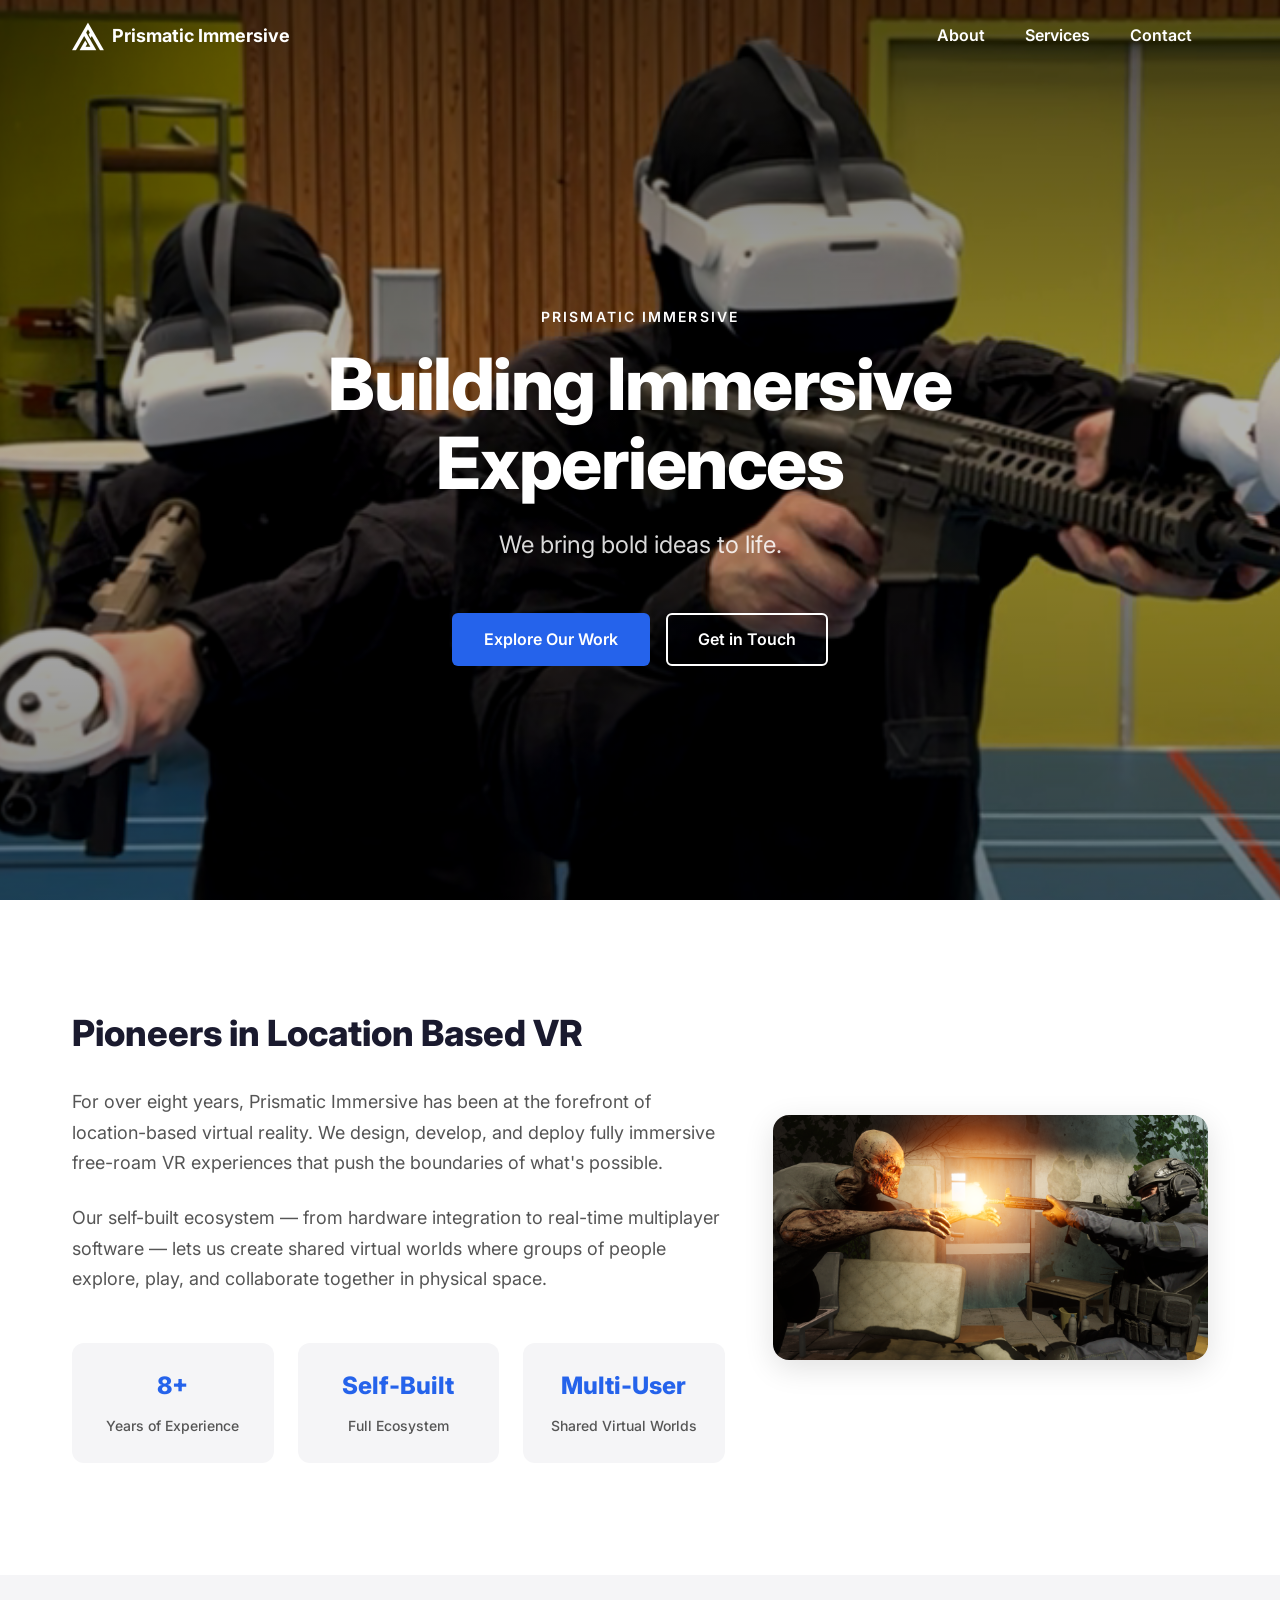
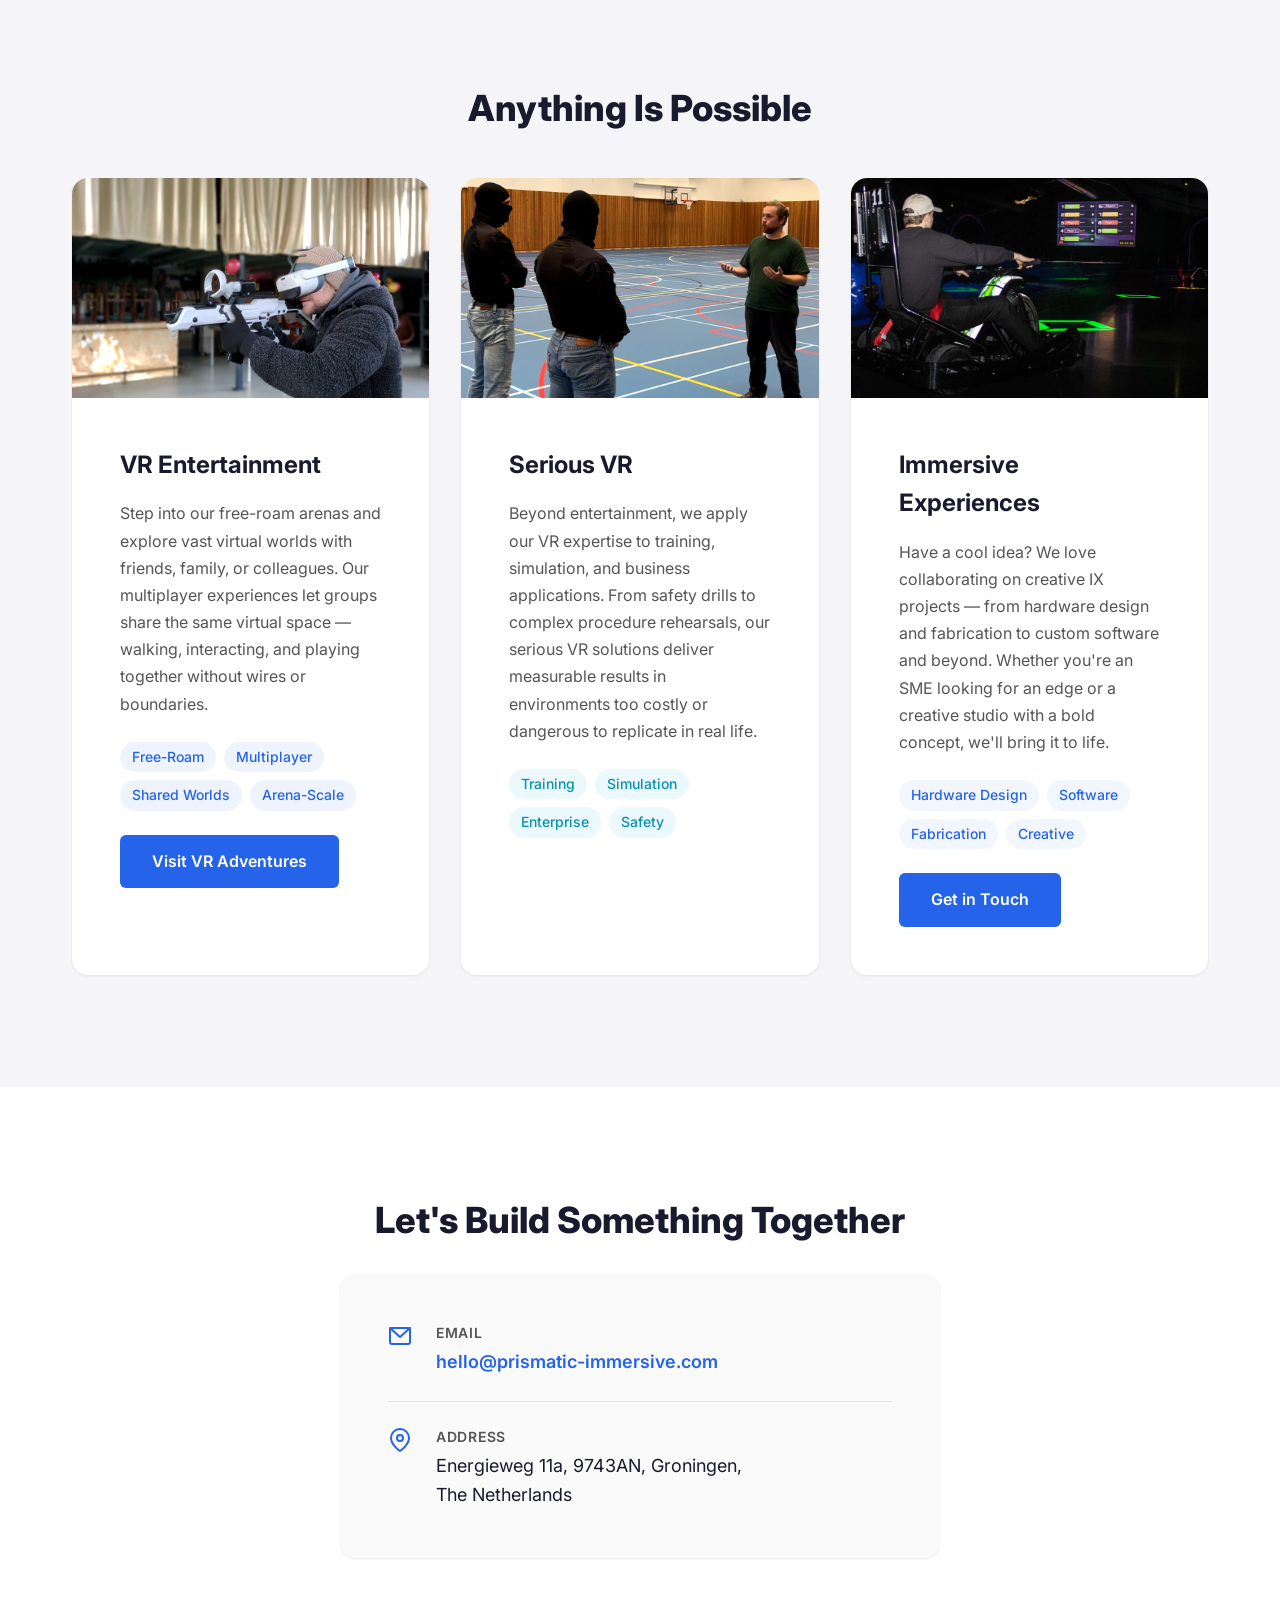
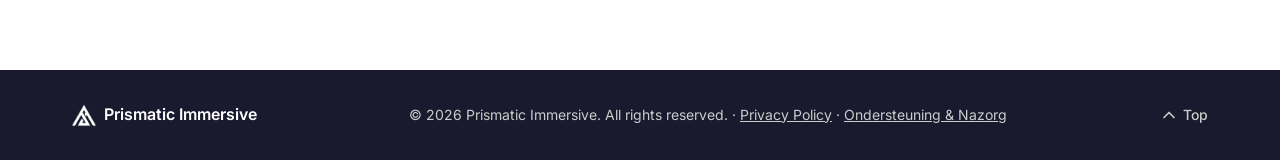
<file: index.html>
<!DOCTYPE html>
<html lang="en">
<head>
  <meta charset="UTF-8">
  <meta name="viewport" content="width=device-width, initial-scale=1.0">
  <title>Prismatic Immersive — Building Immersive Experiences</title>
  <meta name="description" content="Prismatic Immersive builds immersive experiences — from large-scale free-roam VR and serious VR applications to custom hardware and creative IX projects.">
  <link rel="canonical" href="https://prismatic-immersive.com/">

  <!-- Open Graph -->
  <meta property="og:type" content="website">
  <meta property="og:url" content="https://prismatic-immersive.com/">
  <meta property="og:title" content="Prismatic Immersive — Building Immersive Experiences">
  <meta property="og:description" content="Prismatic Immersive builds immersive experiences — from large-scale free-roam VR and serious VR applications to custom hardware and creative IX projects.">
  <meta property="og:image" content="https://prismatic-immersive.com/assets/images/hero.png">

  <!-- Twitter Card -->
  <meta name="twitter:card" content="summary_large_image">
  <meta name="twitter:title" content="Prismatic Immersive — Building Immersive Experiences">
  <meta name="twitter:description" content="Prismatic Immersive builds immersive experiences — from large-scale free-roam VR and serious VR applications to custom hardware and creative IX projects.">
  <meta name="twitter:image" content="https://prismatic-immersive.com/assets/images/hero.png">

  <link rel="preconnect" href="https://fonts.googleapis.com">
  <link rel="preconnect" href="https://fonts.gstatic.com" crossorigin>
  <link href="https://fonts.googleapis.com/css2?family=Inter:wght@400;500;600;700;800&display=swap" rel="stylesheet">
  <link rel="icon" type="image/png" href="assets/images/logo.png">
  <link rel="stylesheet" href="css/styles.css">
</head>
<body>
  <!-- Skip to content -->
  <a href="#main" class="skip-link">Skip to main content</a>

  <!-- Navigation -->
  <header class="site-header" id="site-header">
    <nav class="nav container" aria-label="Primary navigation">
      <a href="#" class="nav__logo" aria-label="Prismatic Immersive — Home">
        <img class="nav__logo-icon" src="assets/images/logo.png" alt="" width="32" height="32" aria-hidden="true">
        <span class="nav__logo-text">Prismatic Immersive</span>
      </a>

      <button class="nav__toggle" id="nav-toggle" aria-expanded="false" aria-controls="nav-menu" aria-label="Toggle navigation menu">
        <span class="nav__toggle-bar"></span>
        <span class="nav__toggle-bar"></span>
        <span class="nav__toggle-bar"></span>
      </button>

      <ul class="nav__menu" id="nav-menu" role="list">
        <li><a href="#about" class="nav__link">About</a></li>
        <li><a href="#services" class="nav__link">Services</a></li>
        <li><a href="#contact" class="nav__link">Contact</a></li>
      </ul>
    </nav>
  </header>

  <main id="main">
    <!-- Hero -->
    <section class="hero">
      <div class="hero__slides" aria-hidden="true">
        <div class="hero__slide active" style="background-image: url('assets/images/hero.png')"></div>
        <div class="hero__slide" style="background-image: url('assets/images/hero2.png')"></div>
        <div class="hero__slide" style="background-image: url('assets/images/hero3.png')"></div>
        <div class="hero__slide" style="background-image: url('assets/images/hero4.png')"></div>
        <div class="hero__slide" style="background-image: url('assets/images/hero5.png')"></div>
        <div class="hero__slide" style="background-image: url('assets/images/hero6.png')"></div>
        <div class="hero__slide" style="background-image: url('assets/images/hero7.jpg')"></div>
      </div>
      <div class="hero__overlay"></div>
      <div class="container hero__inner">
        <p class="hero__eyebrow fade-in-up">Prismatic Immersive</p>
        <h1 class="hero__title fade-in-up" style="animation-delay: 0.1s">Building Immersive Experiences</h1>
        <p class="hero__subtitle fade-in-up" style="animation-delay: 0.2s">We bring bold ideas to life.</p>
        <div class="hero__ctas fade-in-up" style="animation-delay: 0.3s">
          <a href="#services" class="btn btn--primary">Explore Our Work</a>
          <a href="#contact" class="btn btn--outline">Get in Touch</a>
        </div>
      </div>
    </section>

    <!-- About -->
    <section class="about section" id="about">
      <div class="container about__grid">
        <div class="about__content reveal">
          <h2 class="section__title">Pioneers in Location Based VR</h2>
          <p class="about__text">
            For over eight years, Prismatic Immersive has been at the forefront of location-based virtual reality. We design, develop, and deploy fully immersive free-roam VR experiences that push the boundaries of what's possible.
          </p>
          <p class="about__text">
            Our self-built ecosystem — from hardware integration to real-time multiplayer software — lets us create shared virtual worlds where groups of people explore, play, and collaborate together in physical space.
          </p>
          <div class="about__stats">
            <div class="stat">
              <span class="stat__number">8+</span>
              <span class="stat__label">Years of Experience</span>
            </div>
            <div class="stat">
              <span class="stat__number">Self-Built</span>
              <span class="stat__label">Full Ecosystem</span>
            </div>
            <div class="stat">
              <span class="stat__number">Multi-User</span>
              <span class="stat__label">Shared Virtual Worlds</span>
            </div>
          </div>
        </div>
        <div class="about__visual reveal">
          <img class="about__image" src="assets/images/about.png" alt="In-game screenshot of a Prismatic Immersive VR experience" width="640" height="360">
        </div>
      </div>
    </section>

    <!-- Services -->
    <section class="services section section--alt" id="services">
      <div class="container">
        <h2 class="section__title section__title--center reveal">Anything Is Possible</h2>
        <div class="services__grid">
          <article class="card card--purple reveal">
            <img class="card__image" src="assets/images/vr-entertainment.png" alt="Player with VR headset and controller in a free-roam arena" width="640" height="360">
            <div class="card__body">
              <h3 class="card__title">VR Entertainment</h3>
              <p class="card__text">
                Step into our free-roam arenas and explore vast virtual worlds with friends, family, or colleagues. Our multiplayer experiences let groups share the same virtual space — walking, interacting, and playing together without wires or boundaries.
              </p>
              <ul class="card__tags" aria-label="Features">
                <li class="card__tag">Free-Roam</li>
                <li class="card__tag">Multiplayer</li>
                <li class="card__tag">Shared Worlds</li>
                <li class="card__tag">Arena-Scale</li>
              </ul>
              <a href="https://vradventures.nl" target="_blank" rel="noopener" class="btn btn--primary card__btn">Visit VR Adventures</a>
            </div>
          </article>
          <article class="card card--cyan reveal">
            <img class="card__image" src="assets/images/serious-vr.png" alt="VR training session with instructor and participants" width="640" height="640">
            <div class="card__body">
              <h3 class="card__title">Serious VR</h3>
              <p class="card__text">
                Beyond entertainment, we apply our VR expertise to training, simulation, and business applications. From safety drills to complex procedure rehearsals, our serious VR solutions deliver measurable results in environments too costly or dangerous to replicate in real life.
              </p>
              <ul class="card__tags" aria-label="Features">
                <li class="card__tag">Training</li>
                <li class="card__tag">Simulation</li>
                <li class="card__tag">Enterprise</li>
                <li class="card__tag">Safety</li>
              </ul>
            </div>
          </article>
          <article class="card card--accent reveal">
            <img class="card__image" src="assets/images/projects.png" alt="Immersive go-kart experience with projected leaderboard" width="640" height="360">
            <div class="card__body">
              <h3 class="card__title">Immersive Experiences</h3>
              <p class="card__text">
                Have a cool idea? We love collaborating on creative IX projects — from hardware design and fabrication to custom software and beyond. Whether you're an SME looking for an edge or a creative studio with a bold concept, we'll bring it to life.
              </p>
              <ul class="card__tags" aria-label="Features">
                <li class="card__tag">Hardware Design</li>
                <li class="card__tag">Software</li>
                <li class="card__tag">Fabrication</li>
                <li class="card__tag">Creative</li>
              </ul>
              <a href="#contact" class="btn btn--primary card__btn">Get in Touch</a>
            </div>
          </article>
        </div>
      </div>
    </section>

    <!-- Contact -->
    <section class="contact section" id="contact">
      <div class="container">
        <h2 class="section__title section__title--center reveal">Let's Build Something Together</h2>
        <div class="contact__card reveal">
          <div class="contact__item">
            <svg class="contact__icon" width="24" height="24" viewBox="0 0 24 24" fill="none" stroke="currentColor" stroke-width="2" stroke-linecap="round" stroke-linejoin="round" aria-hidden="true">
              <rect x="2" y="4" width="20" height="16" rx="2"/>
              <path d="M22 4L12 13L2 4"/>
            </svg>
            <div>
              <h3 class="contact__label">Email</h3>
              <a href="mailto:hello@prismatic-immersive.com" class="contact__link">hello@prismatic-immersive.com</a>
            </div>
          </div>
          <div class="contact__divider" aria-hidden="true"></div>
          <div class="contact__item">
            <svg class="contact__icon" width="24" height="24" viewBox="0 0 24 24" fill="none" stroke="currentColor" stroke-width="2" stroke-linecap="round" stroke-linejoin="round" aria-hidden="true">
              <path d="M21 10c0 7-9 13-9 13S3 17 3 10a9 9 0 1 1 18 0z"/>
              <circle cx="12" cy="10" r="3"/>
            </svg>
            <div>
              <h3 class="contact__label">Address</h3>
              <address class="contact__address">Energieweg 11a, 9743AN, Groningen,<br>The Netherlands</address>
            </div>
          </div>
        </div>
      </div>
    </section>
  </main>

  <!-- Footer -->
  <footer class="footer">
    <div class="container footer__inner">
      <div class="footer__brand">
        <img class="footer__logo-icon" src="assets/images/logo.png" alt="" width="24" height="24" aria-hidden="true">
        <span class="footer__name">Prismatic Immersive</span>
      </div>
      <p class="footer__copy">&copy; 2026 Prismatic Immersive. All rights reserved. · <a href="https://prismatic-immersive.com/privacy" style="color: var(--color-footer-text); text-decoration: underline;">Privacy Policy</a> · <a href="https://prismatic-immersive.com/ondersteuning" style="color: var(--color-footer-text); text-decoration: underline;">Ondersteuning &amp; Nazorg</a></p>
      <a href="#" class="footer__top" aria-label="Back to top">
        <svg width="20" height="20" viewBox="0 0 24 24" fill="none" stroke="currentColor" stroke-width="2" stroke-linecap="round" stroke-linejoin="round" aria-hidden="true">
          <path d="M18 15l-6-6-6 6"/>
        </svg>
        Top
      </a>
    </div>
  </footer>

  <script src="js/main.js"></script>
  <script type="application/ld+json">
  {
    "@context": "https://schema.org",
    "@type": "Organization",
    "name": "Prismatic Immersive",
    "url": "https://prismatic-immersive.com",
    "logo": "https://prismatic-immersive.com/assets/images/logo.png",
    "description": "Prismatic Immersive builds immersive experiences — from large-scale free-roam VR and serious VR applications to custom hardware and creative IX projects.",
    "email": "hello@prismatic-immersive.com",
    "address": {
      "@type": "PostalAddress",
      "streetAddress": "Energieweg 11a",
      "postalCode": "9743AN",
      "addressLocality": "Groningen",
      "addressCountry": "NL"
    }
  }
  </script>
</body>
</html>
</file>
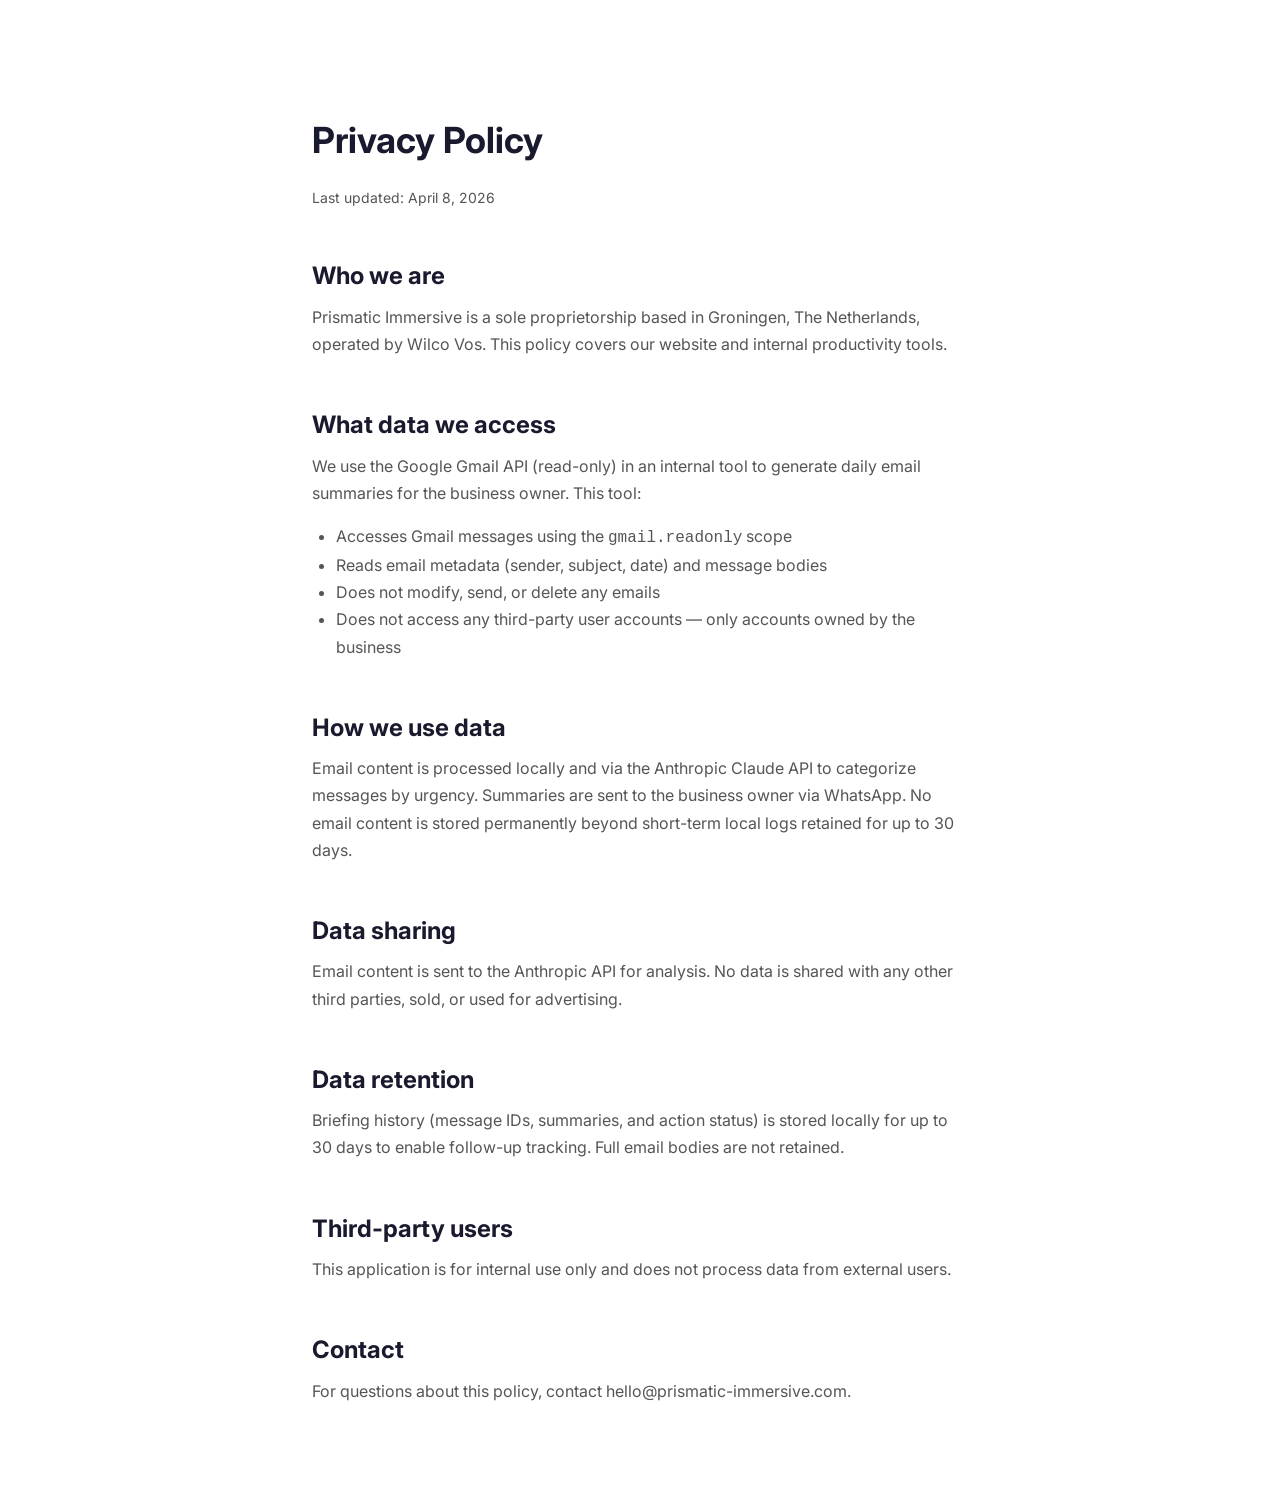
<file: privacy.html>
<!DOCTYPE html>
<html lang="en">
<head>
  <meta charset="UTF-8">
  <meta name="viewport" content="width=device-width, initial-scale=1.0">
  <title>Privacy Policy — Prismatic Immersive</title>
  <meta name="description" content="Privacy policy for Prismatic Immersive and its internal tools.">
  <link rel="canonical" href="https://prismatic-immersive.com/privacy">
  <meta name="robots" content="noindex">

  <link rel="preconnect" href="https://fonts.googleapis.com">
  <link rel="preconnect" href="https://fonts.gstatic.com" crossorigin>
  <link href="https://fonts.googleapis.com/css2?family=Inter:wght@400;500;600;700;800&display=swap" rel="stylesheet">
  <link rel="icon" type="image/png" href="assets/images/logo.png">
  <link rel="stylesheet" href="css/styles.css">
  <style>
    .privacy { max-width: 720px; margin: 0 auto; padding: var(--space-3xl) var(--space-lg) var(--space-2xl); }
    .privacy h1 { font-size: var(--font-size-2xl); margin-bottom: var(--space-sm); }
    .privacy h2 { font-size: var(--font-size-xl); margin-top: var(--space-xl); margin-bottom: var(--space-xs); }
    .privacy p, .privacy ul { color: var(--color-text-secondary); line-height: 1.7; margin-bottom: var(--space-sm); }
    .privacy ul { padding-left: var(--space-md); }
    .privacy .updated { color: var(--color-text-secondary); font-size: var(--font-size-sm); margin-bottom: var(--space-xl); }
  </style>
</head>
<body>
  <header class="site-header" id="site-header">
    <nav class="nav container" aria-label="Primary navigation">
      <a href="/" class="nav__logo" aria-label="Prismatic Immersive — Home">
        <img class="nav__logo-icon" src="assets/images/logo.png" alt="" width="32" height="32" aria-hidden="true">
        <span class="nav__logo-text">Prismatic Immersive</span>
      </a>
    </nav>
  </header>

  <main id="main">
    <section class="privacy">
      <h1>Privacy Policy</h1>
      <p class="updated">Last updated: April 8, 2026</p>

      <h2>Who we are</h2>
      <p>Prismatic Immersive is a sole proprietorship based in Groningen, The Netherlands, operated by Wilco Vos. This policy covers our website and internal productivity tools.</p>

      <h2>What data we access</h2>
      <p>We use the Google Gmail API (read-only) in an internal tool to generate daily email summaries for the business owner. This tool:</p>
      <ul>
        <li>Accesses Gmail messages using the <code>gmail.readonly</code> scope</li>
        <li>Reads email metadata (sender, subject, date) and message bodies</li>
        <li>Does not modify, send, or delete any emails</li>
        <li>Does not access any third-party user accounts — only accounts owned by the business</li>
      </ul>

      <h2>How we use data</h2>
      <p>Email content is processed locally and via the Anthropic Claude API to categorize messages by urgency. Summaries are sent to the business owner via WhatsApp. No email content is stored permanently beyond short-term local logs retained for up to 30 days.</p>

      <h2>Data sharing</h2>
      <p>Email content is sent to the Anthropic API for analysis. No data is shared with any other third parties, sold, or used for advertising.</p>

      <h2>Data retention</h2>
      <p>Briefing history (message IDs, summaries, and action status) is stored locally for up to 30 days to enable follow-up tracking. Full email bodies are not retained.</p>

      <h2>Third-party users</h2>
      <p>This application is for internal use only and does not process data from external users.</p>

      <h2>Contact</h2>
      <p>For questions about this policy, contact <a href="mailto:hello@prismatic-immersive.com">hello@prismatic-immersive.com</a>.</p>
    </section>
  </main>

  <script src="js/main.js"></script>
</body>
</html>
</file>
<file: css/styles.css>
/* ============================================
   DESIGN TOKENS
   ============================================ */
:root {
  /* Colors */
  --color-bg:           #FFFFFF;
  --color-bg-alt:       #F5F5F7;
  --color-bg-off:       #FAFAFA;
  --color-text:         #1A1A2E;
  --color-text-secondary: #555555;
  --color-accent:       #2563EB;
  --color-accent-hover: #1D4ED8;
  --color-cyan:         #06B6D4;
  --color-cyan-hover:   #0891b2;
  --color-footer-bg:    #1A1A2E;
  --color-footer-text:  #CCCCCC;
  --color-white:        #FFFFFF;

  /* Typography */
  --font-family: 'Inter', -apple-system, BlinkMacSystemFont, 'Segoe UI', Roboto, Oxygen, Ubuntu, sans-serif;
  --font-size-base: 1rem;
  --font-size-sm: 0.875rem;
  --font-size-lg: 1.125rem;
  --font-size-xl: clamp(1.25rem, 2vw, 1.5rem);
  --font-size-2xl: clamp(1.75rem, 3vw, 2.25rem);
  --font-size-hero: clamp(2.5rem, 5vw + 1rem, 4.5rem);

  /* Spacing */
  --space-xs: 0.5rem;
  --space-sm: 1rem;
  --space-md: 1.5rem;
  --space-lg: 2rem;
  --space-xl: 3rem;
  --space-2xl: 5rem;
  --space-3xl: 7rem;

  /* Layout */
  --container-max: 1200px;
  --nav-height: 72px;

  /* Shadows */
  --shadow-sm: 0 1px 3px rgba(0, 0, 0, 0.08);
  --shadow-md: 0 4px 12px rgba(0, 0, 0, 0.1);
  --shadow-lg: 0 8px 30px rgba(0, 0, 0, 0.12);
  --shadow-nav: 0 1px 8px rgba(0, 0, 0, 0.08);

  /* Transitions */
  --transition-fast: 0.2s ease;
  --transition-base: 0.3s ease;

  /* Border radius */
  --radius-sm: 6px;
  --radius-md: 12px;
  --radius-lg: 16px;
}


/* ============================================
   RESET
   ============================================ */
*, *::before, *::after { box-sizing: border-box; }
body, h1, h2, h3, p, ul, ol, figure { margin: 0; }
ul[role="list"] { list-style: none; padding: 0; }
img { max-width: 100%; display: block; }
a { color: inherit; text-decoration: none; }
button { font: inherit; cursor: pointer; border: none; background: none; }
address { font-style: normal; }


/* ============================================
   BASE
   ============================================ */
html {
  scroll-behavior: smooth;
  scroll-padding-top: var(--nav-height);
}

body {
  font-family: var(--font-family);
  font-size: var(--font-size-base);
  line-height: 1.6;
  color: var(--color-text);
  background-color: var(--color-bg);
  -webkit-font-smoothing: antialiased;
  -moz-osx-font-smoothing: grayscale;
}


/* ============================================
   UTILITIES
   ============================================ */
.container {
  width: 100%;
  max-width: var(--container-max);
  margin-inline: auto;
  padding-inline: var(--space-md);
}

.section {
  padding-block: var(--space-2xl);
}

.section--alt {
  background-color: var(--color-bg-alt);
}

.section__title {
  font-size: var(--font-size-2xl);
  font-weight: 800;
  line-height: 1.2;
  margin-bottom: var(--space-lg);
}

.section__title--center {
  text-align: center;
}


/* ============================================
   SKIP LINK
   ============================================ */
.skip-link {
  position: absolute;
  top: -100%;
  left: var(--space-sm);
  background: var(--color-accent);
  color: var(--color-white);
  padding: var(--space-xs) var(--space-sm);
  border-radius: var(--radius-sm);
  z-index: 1000;
  font-weight: 600;
  font-size: var(--font-size-sm);
}

.skip-link:focus {
  top: var(--space-xs);
}


/* ============================================
   NAVIGATION
   ============================================ */
.site-header {
  position: fixed;
  top: 0;
  left: 0;
  right: 0;
  z-index: 100;
  transition: background-color var(--transition-base), box-shadow var(--transition-base);
}

.site-header.scrolled {
  background-color: var(--color-bg);
  box-shadow: var(--shadow-nav);
}

.site-header:not(.scrolled) .nav {
  color: var(--color-white);
}

.site-header:not(.scrolled) .nav__logo-icon {
  filter: brightness(0) invert(1);
}

.nav {
  display: flex;
  align-items: center;
  justify-content: space-between;
  height: var(--nav-height);
}

.nav__logo {
  display: flex;
  align-items: center;
  gap: var(--space-xs);
  font-weight: 700;
  font-size: var(--font-size-lg);
  z-index: 101;
}

.nav__logo-icon {
  flex-shrink: 0;
  width: 32px;
  height: 32px;
  object-fit: contain;
}

.footer__logo-icon {
  width: 24px;
  height: 24px;
  object-fit: contain;
  filter: invert(1);
}

.nav__toggle {
  display: flex;
  flex-direction: column;
  gap: 5px;
  padding: var(--space-xs);
  z-index: 101;
}

.nav__toggle-bar {
  display: block;
  width: 24px;
  height: 2px;
  background-color: var(--color-text);
  border-radius: 2px;
  transition: transform var(--transition-base), opacity var(--transition-base);
}

.nav__toggle[aria-expanded="true"] .nav__toggle-bar:nth-child(1) {
  transform: translateY(7px) rotate(45deg);
}

.nav__toggle[aria-expanded="true"] .nav__toggle-bar:nth-child(2) {
  opacity: 0;
}

.nav__toggle[aria-expanded="true"] .nav__toggle-bar:nth-child(3) {
  transform: translateY(-7px) rotate(-45deg);
}

.nav__menu {
  position: fixed;
  inset: 0;
  background-color: var(--color-bg);
  display: flex;
  flex-direction: column;
  align-items: center;
  justify-content: center;
  gap: var(--space-lg);
  transform: translateX(100%);
  transition: transform var(--transition-base);
}

.nav__menu.open {
  transform: translateX(0);
}

.nav__link {
  font-size: var(--font-size-xl);
  font-weight: 600;
  padding: var(--space-xs) var(--space-sm);
  border-radius: var(--radius-sm);
  transition: color var(--transition-fast);
}

.nav__link:hover,
.nav__link:focus-visible {
  color: var(--color-accent);
}

.nav__link.active {
  color: var(--color-accent);
}


/* ============================================
   HERO
   ============================================ */
.hero {
  position: relative;
  min-height: 100vh;
  display: flex;
  align-items: center;
  background-color: var(--color-bg-off);
  padding-top: var(--nav-height);
  overflow: hidden;
}

.hero__slides {
  position: absolute;
  inset: 0;
}

.hero__slide {
  position: absolute;
  inset: 0;
  background-size: cover;
  background-position: center;
  background-repeat: no-repeat;
  opacity: 0;
  transition: opacity 1.2s ease;
}

.hero__slide.active {
  opacity: 1;
}

.hero__overlay {
  position: absolute;
  inset: 0;
  background: linear-gradient(
    to bottom,
    rgba(0, 0, 0, 0.6) 0%,
    rgba(0, 0, 0, 0.3) 40%,
    rgba(0, 0, 0, 0.3) 60%,
    rgba(0, 0, 0, 0.5) 100%
  );
}

.hero__inner {
  position: relative;
  z-index: 1;
  text-align: center;
  max-width: 800px;
  margin-inline: auto;
  padding-block: var(--space-2xl);
}

.hero__eyebrow {
  font-size: var(--font-size-sm);
  font-weight: 600;
  text-transform: uppercase;
  letter-spacing: 0.15em;
  color: var(--color-white);
  opacity: 0.9;
  margin-bottom: var(--space-sm);
}

.hero__title {
  font-size: var(--font-size-hero);
  font-weight: 800;
  line-height: 1.1;
  margin-bottom: var(--space-md);
  letter-spacing: -0.02em;
  color: var(--color-white);
}

.hero__subtitle {
  font-size: var(--font-size-xl);
  color: rgba(255, 255, 255, 0.85);
  margin-bottom: var(--space-xl);
  max-width: 600px;
  margin-inline: auto;
}

.hero__ctas {
  display: flex;
  flex-wrap: wrap;
  gap: var(--space-sm);
  justify-content: center;
}


/* ============================================
   BUTTONS
   ============================================ */
.btn {
  display: inline-flex;
  align-items: center;
  justify-content: center;
  padding: 0.875rem 2rem;
  border-radius: var(--radius-sm);
  font-weight: 600;
  font-size: var(--font-size-base);
  transition: background-color var(--transition-fast), color var(--transition-fast), transform var(--transition-fast), box-shadow var(--transition-fast);
}

.btn:focus-visible {
  outline: 2px solid var(--color-accent);
  outline-offset: 2px;
}

.btn--primary {
  background-color: var(--color-accent);
  color: var(--color-white);
}

.btn--primary:hover {
  background-color: var(--color-accent-hover);
  transform: translateY(-1px);
  box-shadow: var(--shadow-md);
}

.btn--outline {
  border: 2px solid var(--color-text);
  color: var(--color-text);
  padding: calc(0.875rem - 2px) calc(2rem - 2px);
}

.hero .btn--outline {
  border-color: var(--color-white);
  color: var(--color-white);
}

.hero .btn--outline:hover {
  border-color: var(--color-accent);
  color: var(--color-accent);
}

.btn--outline:hover {
  border-color: var(--color-accent);
  color: var(--color-accent);
  transform: translateY(-1px);
}


/* ============================================
   ABOUT
   ============================================ */
.about__grid {
  display: grid;
  gap: var(--space-xl);
}

.about__text {
  color: var(--color-text-secondary);
  font-size: var(--font-size-lg);
  line-height: 1.7;
  margin-bottom: var(--space-md);
}

.about__stats {
  display: grid;
  grid-template-columns: repeat(3, 1fr);
  gap: var(--space-sm);
  margin-top: var(--space-xl);
}

.stat {
  text-align: center;
  padding: var(--space-md);
  background: var(--color-bg-alt);
  border-radius: var(--radius-md);
}

.stat__number {
  display: block;
  font-size: var(--font-size-xl);
  font-weight: 800;
  color: var(--color-accent);
  margin-bottom: var(--space-xs);
}

.stat__label {
  font-size: var(--font-size-sm);
  color: var(--color-text-secondary);
  font-weight: 500;
}

.about__visual {
  display: block;
}

.about__image {
  width: 100%;
  height: auto;
  border-radius: var(--radius-lg);
  box-shadow: var(--shadow-lg);
  object-fit: cover;
}


/* ============================================
   SERVICES / CARDS
   ============================================ */
.services__grid {
  display: grid;
  gap: var(--space-lg);
  margin-top: var(--space-xl);
}

.card {
  background: var(--color-white);
  border-radius: var(--radius-lg);
  padding: 0;
  box-shadow: var(--shadow-sm);
  overflow: hidden;
  display: flex;
  flex-direction: column;
  transition: transform var(--transition-base), box-shadow var(--transition-base);
}

.card:hover {
  transform: translateY(-4px);
  box-shadow: var(--shadow-lg);
}

.card--purple {
  border-top-color: var(--color-accent);
}

.card--cyan {
  border-top-color: var(--color-cyan);
}

.card__image {
  width: 100%;
  height: 220px;
  object-fit: cover;
  display: block;
}

.card__body {
  padding: var(--space-xl);
}

.card__title {
  font-size: var(--font-size-xl);
  font-weight: 700;
  margin-bottom: var(--space-sm);
}

.card__text {
  color: var(--color-text-secondary);
  line-height: 1.7;
  margin-bottom: var(--space-md);
}

.card__btn {
  margin-top: var(--space-md);
}

.card__tags {
  display: flex;
  flex-wrap: wrap;
  gap: var(--space-xs);
  list-style: none;
  padding: 0;
}

.card__tag {
  font-size: var(--font-size-sm);
  font-weight: 500;
  padding: 0.25rem 0.75rem;
  border-radius: 100px;
  background-color: var(--color-bg-alt);
  color: var(--color-text-secondary);
}

.card--purple .card__tag {
  background-color: rgba(37, 99, 235, 0.08);
  color: var(--color-accent);
}

.card--cyan .card__tag {
  background-color: rgba(6, 182, 212, 0.08);
  color: var(--color-cyan-hover);
}

.card--accent .card__tag {
  background-color: rgba(37, 99, 235, 0.06);
  color: var(--color-accent);
}


/* ============================================
   CONTACT
   ============================================ */
.contact__card {
  max-width: 600px;
  margin-inline: auto;
  background: var(--color-bg-off);
  border-radius: var(--radius-lg);
  padding: var(--space-xl);
  box-shadow: var(--shadow-sm);
}

.contact__item {
  display: flex;
  align-items: flex-start;
  gap: var(--space-md);
}

.contact__icon {
  flex-shrink: 0;
  color: var(--color-accent);
  margin-top: 2px;
}

.contact__label {
  font-size: var(--font-size-sm);
  font-weight: 600;
  text-transform: uppercase;
  letter-spacing: 0.05em;
  color: var(--color-text-secondary);
  margin-bottom: 0.25rem;
}

.contact__link {
  font-size: var(--font-size-lg);
  font-weight: 600;
  color: var(--color-accent);
  transition: color var(--transition-fast);
}

.contact__link:hover,
.contact__link:focus-visible {
  color: var(--color-accent-hover);
}

.contact__address {
  font-size: var(--font-size-lg);
  color: var(--color-text);
  line-height: 1.6;
}

.contact__divider {
  height: 1px;
  background: #E5E5E5;
  margin-block: var(--space-md);
}


/* ============================================
   FOOTER
   ============================================ */
.footer {
  background-color: var(--color-footer-bg);
  color: var(--color-footer-text);
  padding-block: var(--space-lg);
}

.footer__inner {
  display: flex;
  flex-direction: column;
  align-items: center;
  gap: var(--space-sm);
  text-align: center;
}

.footer__brand {
  display: flex;
  align-items: center;
  gap: var(--space-xs);
}

.footer__name {
  font-weight: 600;
  font-size: var(--font-size-base);
  color: var(--color-white);
}

.footer__copy {
  font-size: var(--font-size-sm);
}

.footer__top {
  display: inline-flex;
  align-items: center;
  gap: 0.25rem;
  font-size: var(--font-size-sm);
  font-weight: 500;
  color: var(--color-footer-text);
  transition: color var(--transition-fast);
}

.footer__top:hover {
  color: var(--color-white);
}


/* ============================================
   ANIMATIONS
   ============================================ */
@keyframes fadeInUp {
  from {
    opacity: 0;
    transform: translateY(24px);
  }
  to {
    opacity: 1;
    transform: translateY(0);
  }
}

.fade-in-up {
  animation: fadeInUp 0.7s ease forwards;
  opacity: 0;
}

/* Scroll reveal */
.reveal {
  opacity: 0;
  transform: translateY(24px);
  transition: opacity 0.6s ease, transform 0.6s ease;
}

.reveal.revealed {
  opacity: 1;
  transform: translateY(0);
}


/* ============================================
   REDUCED MOTION
   ============================================ */
@media (prefers-reduced-motion: reduce) {
  html { scroll-behavior: auto; }

  .fade-in-up {
    animation: none;
    opacity: 1;
  }

  .reveal {
    opacity: 1;
    transform: none;
    transition: none;
  }

  .card,
  .btn,
  .nav__menu,
  .nav__toggle-bar,
  .site-header,
  .hero__slide {
    transition: none;
  }
}


/* ============================================
   RESPONSIVE BREAKPOINTS
   ============================================ */

/* 640px+ */
@media (min-width: 640px) {
  .section {
    padding-block: var(--space-3xl);
  }

  .footer__inner {
    flex-direction: row;
    justify-content: space-between;
  }
}

/* 768px+ */
@media (min-width: 768px) {
  .services__grid {
    grid-template-columns: repeat(3, 1fr);
  }

  .about__stats {
    gap: var(--space-md);
  }
}

/* 1024px+ */
@media (min-width: 1024px) {
  .nav__toggle {
    display: none;
  }

  .nav__menu {
    position: static;
    transform: none;
    flex-direction: row;
    background: transparent;
    gap: var(--space-xs);
  }

  .nav__link {
    font-size: var(--font-size-base);
  }

  .about__grid {
    grid-template-columns: 1.2fr 0.8fr;
    align-items: center;
  }

}

/* 1280px+ */
@media (min-width: 1280px) {
  .container {
    padding-inline: var(--space-lg);
  }

  .hero__inner {
    max-width: 900px;
  }
}
</file>
